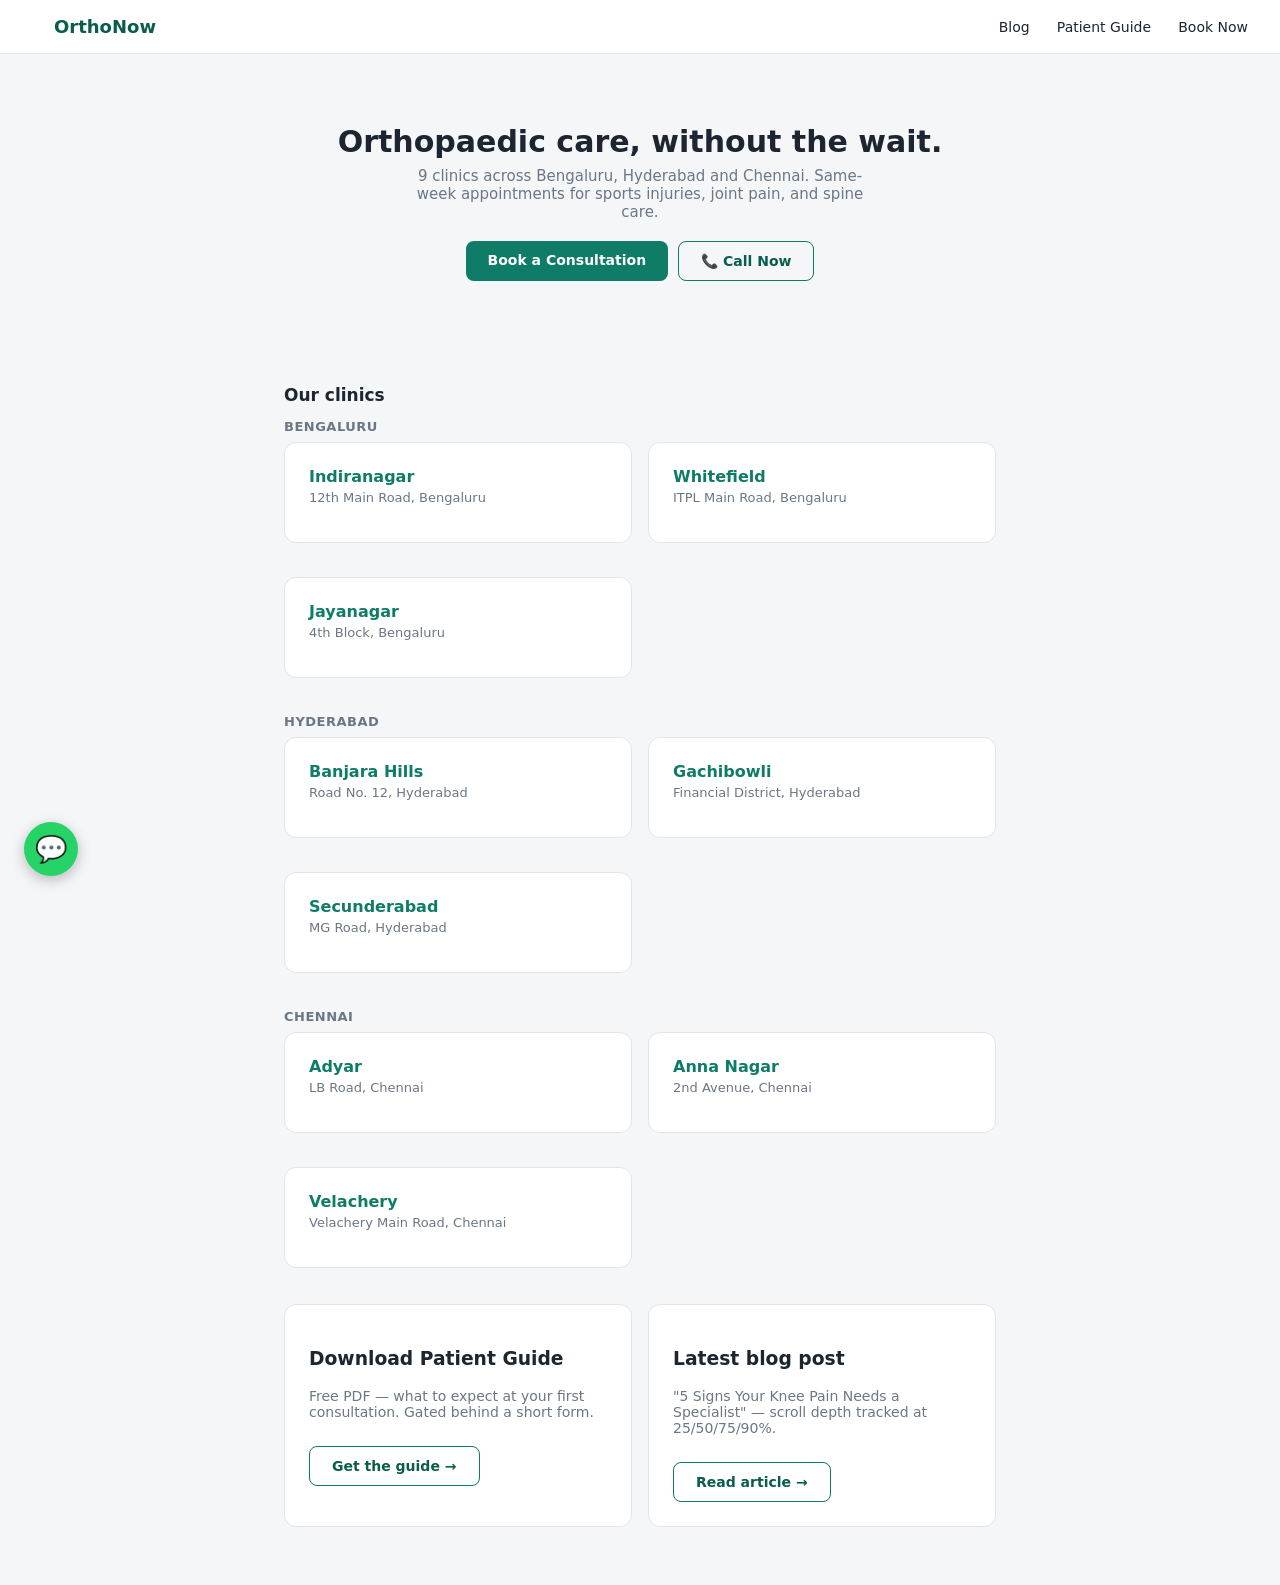
<file: Task1/booking form demo/index.html>
<!DOCTYPE html>
<html lang="en">
<head>
<meta charset="UTF-8">
<title>OrthoNow — Orthopaedic Care Across Bengaluru, Hyderabad & Chennai</title>
<link rel="stylesheet" href="styles.css">
</head>
<body data-page-type="homepage">

<nav class="nav">
  <a class="brand" href="index.html">OrthoNow</a>
  <div>
    <a href="blog.html">Blog</a>
    <a href="guide.html">Patient Guide</a>
    <a href="booking.html">Book Now</a>
  </div>
</nav>

<div class="hero">
  <h1>Orthopaedic care, without the wait.</h1>
  <p>9 clinics across Bengaluru, Hyderabad and Chennai. Same-week appointments for sports injuries, joint pain, and spine care.</p>
  <div style="margin-top:20px; display:flex; gap:10px; justify-content:center; flex-wrap:wrap">
    <a href="booking.html" class="btn btn-primary">Book a Consultation</a>

    <!-- CALL NOW — homepage instance.
         data-track="call_now" is picked up by tracking.js event
         delegation — no per-page JS needed. page_type identifies
         this as a homepage call vs a clinic-page call in GA4. -->
    <a href="tel:+919999999999"
       class="btn btn-outline"
       data-track="call_now"
       data-page-type="homepage"
       data-phone="+919999999999">
      📞 Call Now
    </a>
  </div>
</div>

<div class="container">

  <!-- All 9 clinic pages linked from the homepage -->
  <h2 style="font-size:17px; margin-bottom:14px">Our clinics</h2>

  <div style="margin-bottom:8px; font-size:13px; font-weight:700; color:var(--muted); text-transform:uppercase; letter-spacing:0.5px">Bengaluru</div>
  <div class="grid" style="margin-bottom:18px">
    <div class="card"><a href="clinic-blr-indiranagar.html" style="color:var(--accent); text-decoration:none; font-weight:600">Indiranagar</a><p style="font-size:13px; color:var(--muted); margin-top:4px">12th Main Road, Bengaluru</p></div>
    <div class="card"><a href="clinic-blr-whitefield.html" style="color:var(--accent); text-decoration:none; font-weight:600">Whitefield</a><p style="font-size:13px; color:var(--muted); margin-top:4px">ITPL Main Road, Bengaluru</p></div>
    <div class="card"><a href="clinic-blr-jayanagar.html" style="color:var(--accent); text-decoration:none; font-weight:600">Jayanagar</a><p style="font-size:13px; color:var(--muted); margin-top:4px">4th Block, Bengaluru</p></div>
  </div>

  <div style="margin-bottom:8px; font-size:13px; font-weight:700; color:var(--muted); text-transform:uppercase; letter-spacing:0.5px">Hyderabad</div>
  <div class="grid" style="margin-bottom:18px">
    <div class="card"><a href="clinic-hyd-banjarahills.html" style="color:var(--accent); text-decoration:none; font-weight:600">Banjara Hills</a><p style="font-size:13px; color:var(--muted); margin-top:4px">Road No. 12, Hyderabad</p></div>
    <div class="card"><a href="clinic-hyd-gachibowli.html" style="color:var(--accent); text-decoration:none; font-weight:600">Gachibowli</a><p style="font-size:13px; color:var(--muted); margin-top:4px">Financial District, Hyderabad</p></div>
    <div class="card"><a href="clinic-hyd-secunderabad.html" style="color:var(--accent); text-decoration:none; font-weight:600">Secunderabad</a><p style="font-size:13px; color:var(--muted); margin-top:4px">MG Road, Hyderabad</p></div>
  </div>

  <div style="margin-bottom:8px; font-size:13px; font-weight:700; color:var(--muted); text-transform:uppercase; letter-spacing:0.5px">Chennai</div>
  <div class="grid" style="margin-bottom:18px">
    <div class="card"><a href="clinic-chn-adyar.html" style="color:var(--accent); text-decoration:none; font-weight:600">Adyar</a><p style="font-size:13px; color:var(--muted); margin-top:4px">LB Road, Chennai</p></div>
    <div class="card"><a href="clinic-chn-annanagar.html" style="color:var(--accent); text-decoration:none; font-weight:600">Anna Nagar</a><p style="font-size:13px; color:var(--muted); margin-top:4px">2nd Avenue, Chennai</p></div>
    <div class="card"><a href="clinic-chn-velachery.html" style="color:var(--accent); text-decoration:none; font-weight:600">Velachery</a><p style="font-size:13px; color:var(--muted); margin-top:4px">Velachery Main Road, Chennai</p></div>
  </div>

  <div class="grid">
    <div class="card">
      <h3>Download Patient Guide</h3>
      <p style="color:var(--muted); font-size:14px">Free PDF — what to expect at your first consultation. Gated behind a short form.</p>
      <a href="guide.html" class="btn btn-outline" style="margin-top:12px; display:inline-block">Get the guide →</a>
    </div>
    <div class="card">
      <h3>Latest blog post</h3>
      <p style="color:var(--muted); font-size:14px">"5 Signs Your Knee Pain Needs a Specialist" — scroll depth tracked at 25/50/75/90%.</p>
      <a href="blog.html" class="btn btn-outline" style="margin-top:12px; display:inline-block">Read article →</a>
    </div>
  </div>

</div>

<script src="tracking.js"></script>
</body>
</html>
</file>
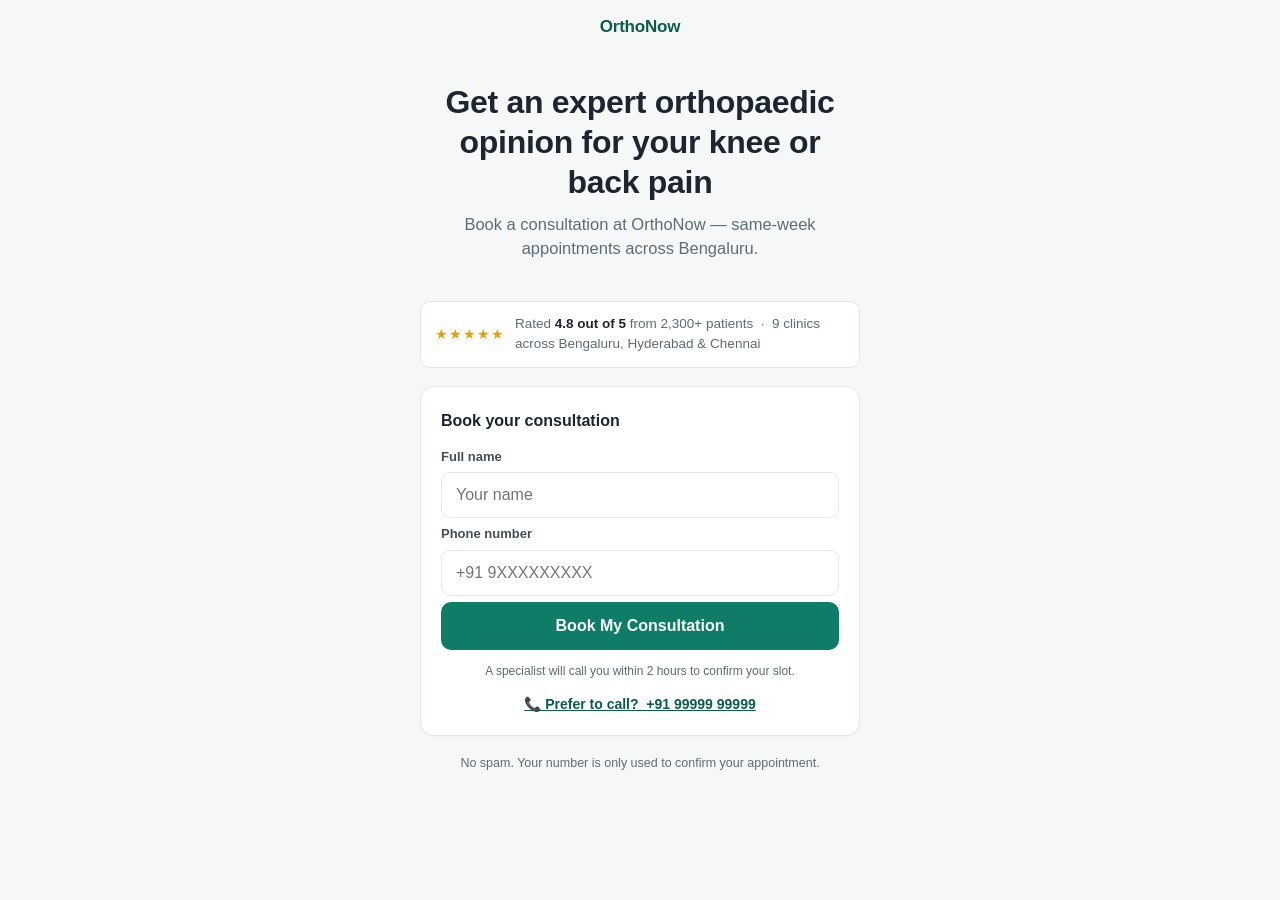
<file: Task2/landing-page.html>
<!DOCTYPE html>
<html lang="en">
<head>
<meta charset="UTF-8">
<meta name="viewport" content="width=device-width, initial-scale=1, viewport-fit=cover">
<title>Book an Orthopaedic Consultation in Bengaluru | OrthoNow</title>
<meta name="description" content="Get an expert orthopaedic opinion on your knee or back pain. Same-week appointments across Bengaluru. 9 clinics, 40,000+ patients treated.">

<!-- canonical tells search engines this is the authoritative URL — fixes SEO -->
<link rel="canonical" href="https://yourusername.github.io/orthonow-namoza/task-02/landing-page.html">

<!-- ============================================================
     PERFORMANCE NOTES
     - Zero external requests: no Google Fonts, no CDN, no images.
     - All CSS inlined in <head> — no render-blocking stylesheet.
     - JS at end of <body> — never blocks first paint.
     - No layout shift: success state swaps visibility, not DOM.
     ============================================================ -->

<style>
  :root{
    --bg:#f6f8f7;
    --panel:#ffffff;
    --accent:#0e7c66;
    --accent-dark:#0a5c4c;
    --text:#1c2530;
    --muted:#5d6b78;
    --border:#e3e8e6;
  }
  *{box-sizing:border-box; margin:0; padding:0}
  html{-webkit-text-size-adjust:100%}
  body{
    font-family:-apple-system,BlinkMacSystemFont,"Segoe UI",Roboto,Helvetica,Arial,sans-serif;
    background:var(--bg);
    color:var(--text);
    line-height:1.5;
    -webkit-font-smoothing:antialiased;
  }

  /* ---- layout ---- */
  .wrap{max-width:480px; margin:0 auto; padding:0 20px 40px}

  /* ---- top bar ---- */
  .topbar{
    display:flex; align-items:center; justify-content:center;
    padding:14px 0; font-weight:700; font-size:17px; color:var(--accent-dark);
    letter-spacing:-0.2px;
  }

  /* ---- hero ---- */
  .hero{padding:8px 0 22px; text-align:center}
  .hero h1{
    font-size:26px; line-height:1.25; font-weight:800; letter-spacing:-0.3px;
    color:var(--text); margin-bottom:10px;
  }
  .hero p{
    font-size:15.5px; color:var(--muted); max-width:380px; margin:0 auto;
  }

  /* ---- trust strip ---- */
  .trust{
    display:flex; align-items:center; justify-content:center; gap:10px;
    background:var(--panel); border:1px solid var(--border); border-radius:10px;
    padding:12px 14px; margin:18px 0; font-size:13.5px; color:var(--muted);
  }
  /* Accessibility fix: stars use aria-hidden so screen readers skip them
     and read the text alternative "Rated 4.8 out of 5" instead */
  .trust .stars{color:#e3a008; font-size:14px; letter-spacing:1px; flex-shrink:0}
  .trust strong{color:var(--text)}

  /* ---- form card ---- */
  .card{
    background:var(--panel); border:1px solid var(--border); border-radius:14px;
    padding:22px 20px 20px; box-shadow:0 1px 3px rgba(15,30,25,0.04);
  }
  .card h2{font-size:16px; font-weight:700; margin-bottom:14px; color:var(--text)}

  /* Accessibility fix: label color contrast raised from #5d6b78 to #444e58
     so it passes WCAG AA contrast ratio (4.5:1) against white background */
  label{
    display:block; font-size:13px; font-weight:600;
    color:#444e58; margin:0 0 6px;
  }
  input{
    width:100%; padding:13px 14px; font-size:16px;
    border:1.5px solid var(--border); border-radius:9px;
    background:#fff; color:var(--text); margin-bottom:6px;
    -webkit-appearance:none; appearance:none;
  }
  input:focus{
    outline:3px solid var(--accent); /* visible focus ring for keyboard nav */
    outline-offset:1px; border-color:var(--accent);
  }
  .field-err{
    display:none; color:#b91c1c; font-size:12.5px; margin:4px 0 10px;
    font-weight:600; /* darker red — passes contrast on white */
  }

  /* Accessibility fix: button contrast checked — white on #0e7c66 passes AA */
  button.cta{
    width:100%; padding:15px; font-size:16px; font-weight:700; color:#fff;
    background:var(--accent); border:none; border-radius:10px; cursor:pointer;
    transition:background 0.15s ease;
  }
  button.cta:hover{background:var(--accent-dark)}
  button.cta:focus{outline:3px solid var(--accent-dark); outline-offset:2px}

  .call-alt{
    display:block; text-align:center; margin-top:14px; color:var(--accent-dark);
    font-size:14px; font-weight:600; text-decoration:underline;
  }
  .call-alt:focus{outline:3px solid var(--accent); outline-offset:2px}

  .microcopy{
    text-align:center; font-size:12px; color:var(--muted); margin-top:12px;
  }

  /* ---- success state ---- */
  .success{display:none; text-align:center; padding:10px 0}
  .success .check{
    width:52px; height:52px; border-radius:50%; background:var(--accent);
    display:flex; align-items:center; justify-content:center; margin:0 auto 14px;
  }
  .success h2{font-size:18px; margin-bottom:6px; color:var(--text)}
  .success p{font-size:14px; color:var(--muted)}

  .clinics{
    text-align:center; font-size:12.5px; color:var(--muted); margin-top:18px;
  }

  @media (min-width:600px){
    .wrap{padding-top:20px}
    .hero h1{font-size:32px}
    .hero p{font-size:16.5px}
  }
</style>
</head>
<body>

<!-- role="banner" is the landmark for screen readers — accessibility fix -->
<header role="banner" class="topbar">OrthoNow</header>

<main role="main">
<div class="wrap">

  <div class="hero">
    <h1>Get an expert orthopaedic opinion for your knee or back pain</h1>
    <p>Book a consultation at OrthoNow — same-week appointments across Bengaluru.</p>
  </div>

  <!-- aria-label gives screen readers context for the trust strip -->
  <div class="trust" role="region" aria-label="Patient ratings">
    <!-- aria-hidden hides the star symbols from screen readers;
         the text "Rated 4.8 out of 5" conveys the same information -->
    <span class="stars" aria-hidden="true">★★★★★</span>
    <span>Rated <strong>4.8 out of 5</strong> from 2,300+ patients &nbsp;·&nbsp; 9 clinics across Bengaluru, Hyderabad &amp; Chennai</span>
  </div>

  <div class="card">

    <!-- FORM STATE -->
    <div id="form-state">
      <h2>Book your consultation</h2>

      <!-- aria-describedby links the form to a description for screen readers -->
      <form id="consult-form" novalidate aria-label="Consultation booking form">

        <label for="f-name">Full name</label>
        <input
          id="f-name"
          name="name"
          type="text"
          autocomplete="name"
          placeholder="Your name"
          aria-required="true"
          aria-describedby="err-name">
        <!-- role="alert" makes screen readers announce errors immediately on show -->
        <div class="field-err" id="err-name" role="alert">Please enter your name.</div>

        <label for="f-phone">Phone number</label>
        <input
          id="f-phone"
          name="phone"
          type="tel"
          inputmode="numeric"
          autocomplete="tel"
          placeholder="+91 9XXXXXXXXX"
          aria-required="true"
          aria-describedby="err-phone">
        <div class="field-err" id="err-phone" role="alert">Please enter a valid 10-digit phone number.</div>

        <button type="submit" class="cta">Book My Consultation</button>
        <p class="microcopy">A specialist will call you within 2 hours to confirm your slot.</p>
      </form>

      <!-- CALL NOW — landing page instance.
           Brief requires Call Now on the landing page.
           aria-label gives screen readers a full readable label. -->
      <a href="tel:+919999999999"
         class="call-alt"
         data-track="call_now"
         data-page-type="landing_page"
         data-phone="+919999999999"
         aria-label="Call OrthoNow at +91 99999 99999">
        📞 Prefer to call? &nbsp;+91 99999 99999
      </a>
    </div>

    <!-- SUCCESS STATE -->
    <!-- role="status" announces to screen readers that the form was submitted -->
    <div id="success-state" class="success" role="status" aria-live="polite">
      <div class="check" aria-hidden="true">
        <svg width="26" height="26" viewBox="0 0 24 24" fill="none" aria-hidden="true">
          <path d="M5 13l4 4L19 7" stroke="#fff" stroke-width="2.5" stroke-linecap="round" stroke-linejoin="round"/>
        </svg>
      </div>
      <h2>Request received</h2>
      <p>Our team will call you shortly to confirm your appointment.</p>
    </div>

  </div>

  <p class="clinics">No spam. Your number is only used to confirm your appointment.</p>

</div>
</main>

<script>
/* ============================================================
   GTM DATALAYER INITIALIZATION
   ============================================================ */
window.dataLayer = window.dataLayer || [];

(function () {
  var form = document.getElementById('consult-form');
  var formState = document.getElementById('form-state');
  var successState = document.getElementById('success-state');

  function showError(id, show) {
    var el = document.getElementById(id);
    el.style.display = show ? 'block' : 'none';
    // aria-invalid on the input field signals error state to screen readers
    var inputId = id === 'err-name' ? 'f-name' : 'f-phone';
    document.getElementById(inputId).setAttribute('aria-invalid', show ? 'true' : 'false');
  }

  function validatePhone(value) {
    var digits = value.replace(/\D/g, '');
    return digits.length === 10 || (digits.length === 12 && digits.startsWith('91'));
  }

  form.addEventListener('submit', function (e) {
    e.preventDefault();

    var name = document.getElementById('f-name').value.trim();
    var phone = document.getElementById('f-phone').value.trim();

    var valid = true;
    if (!name) { showError('err-name', true); valid = false; } else { showError('err-name', false); }
    if (!validatePhone(phone)) { showError('err-phone', true); valid = false; } else { showError('err-phone', false); }
    if (!valid) return;

    /* ============================================================
       DATALAYER PUSH — fires on successful submit only.
       Never on page load, never on failed validation.
       GTM trigger: Custom Event, name = "consultation_form_submitted"
       No PII in the push — name/phone go to CRM via server-side POST.
       ============================================================ */
    window.dataLayer.push({
      event: 'consultation_form_submitted',
      form_name: 'orthonow_landing_consultation',
      lead_source: 'google_ads_consultation_landing',
      page_path: window.location.pathname,
      name_provided: true,
      phone_provided: true
    });

    console.log('%cdataLayer.push', 'color:#0e7c66;font-weight:bold',
      window.dataLayer[window.dataLayer.length - 1]);

    formState.style.display = 'none';
    successState.style.display = 'block';
  });
})();
</script>

</body>
</html>
</file>
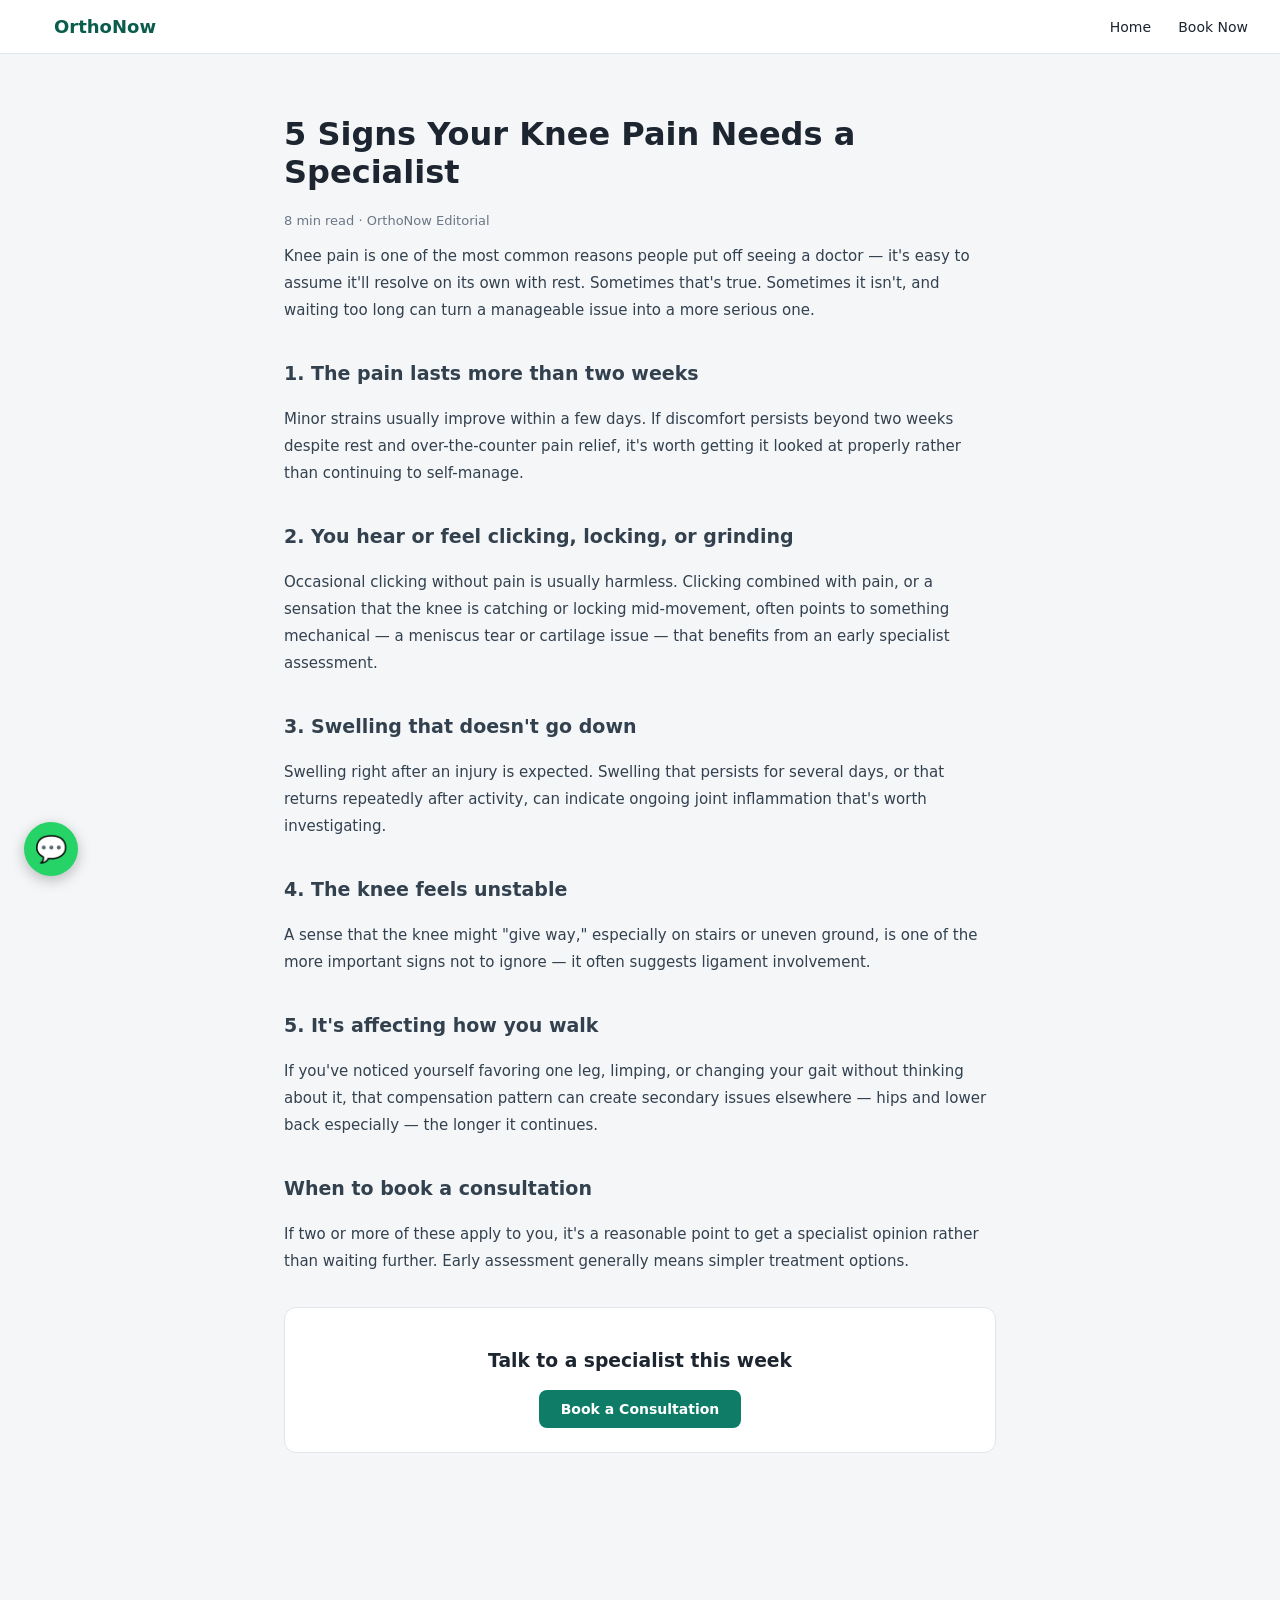
<file: Task1/booking form demo/blog.html>
<!DOCTYPE html>
<html lang="en">
<head>
<meta charset="UTF-8">
<title>5 Signs Your Knee Pain Needs a Specialist — OrthoNow Blog</title>
<link rel="stylesheet" href="styles.css">
</head>
<!-- data-page-type="blog_article" + data-article-title are what
     tracking.js's scroll listener reads. Scroll percentage thresholds
     (25/50/75/90) are computed client-side here for the demo; in
     production this whole block in tracking.js would be deleted and
     replaced with GTM's native Scroll Depth trigger, which needs no
     custom JS at all — see the comment in tracking.js. -->
<body data-page-type="blog_article" data-article-title="5 Signs Your Knee Pain Needs a Specialist">

<nav class="nav">
  <a class="brand" href="index.html">OrthoNow</a>
  <div>
    <a href="index.html">Home</a>
    <a href="booking.html">Book Now</a>
  </div>
</nav>

<div class="container">
  <h1>5 Signs Your Knee Pain Needs a Specialist</h1>
  <p style="color:var(--muted); font-size:13px">8 min read · OrthoNow Editorial</p>

  <article class="blog-body">
    <p>Knee pain is one of the most common reasons people put off seeing a doctor — it's easy to assume it'll resolve on its own with rest. Sometimes that's true. Sometimes it isn't, and waiting too long can turn a manageable issue into a more serious one.</p>

    <h2>1. The pain lasts more than two weeks</h2>
    <p>Minor strains usually improve within a few days. If discomfort persists beyond two weeks despite rest and over-the-counter pain relief, it's worth getting it looked at properly rather than continuing to self-manage.</p>

    <h2>2. You hear or feel clicking, locking, or grinding</h2>
    <p>Occasional clicking without pain is usually harmless. Clicking combined with pain, or a sensation that the knee is catching or locking mid-movement, often points to something mechanical — a meniscus tear or cartilage issue — that benefits from an early specialist assessment.</p>

    <h2>3. Swelling that doesn't go down</h2>
    <p>Swelling right after an injury is expected. Swelling that persists for several days, or that returns repeatedly after activity, can indicate ongoing joint inflammation that's worth investigating.</p>

    <h2>4. The knee feels unstable</h2>
    <p>A sense that the knee might "give way," especially on stairs or uneven ground, is one of the more important signs not to ignore — it often suggests ligament involvement.</p>

    <h2>5. It's affecting how you walk</h2>
    <p>If you've noticed yourself favoring one leg, limping, or changing your gait without thinking about it, that compensation pattern can create secondary issues elsewhere — hips and lower back especially — the longer it continues.</p>

    <h2>When to book a consultation</h2>
    <p>If two or more of these apply to you, it's a reasonable point to get a specialist opinion rather than waiting further. Early assessment generally means simpler treatment options.</p>
  </article>

  <div class="card" style="margin-top:32px; text-align:center">
    <h3>Talk to a specialist this week</h3>
    <a href="booking.html" class="btn btn-primary">Book a Consultation</a>
  </div>

  <!-- Padding so the article is genuinely scrollable for the demo -->
  <div style="height:300px"></div>
</div>

<script src="tracking.js"></script>
</body>
</html>
</file>
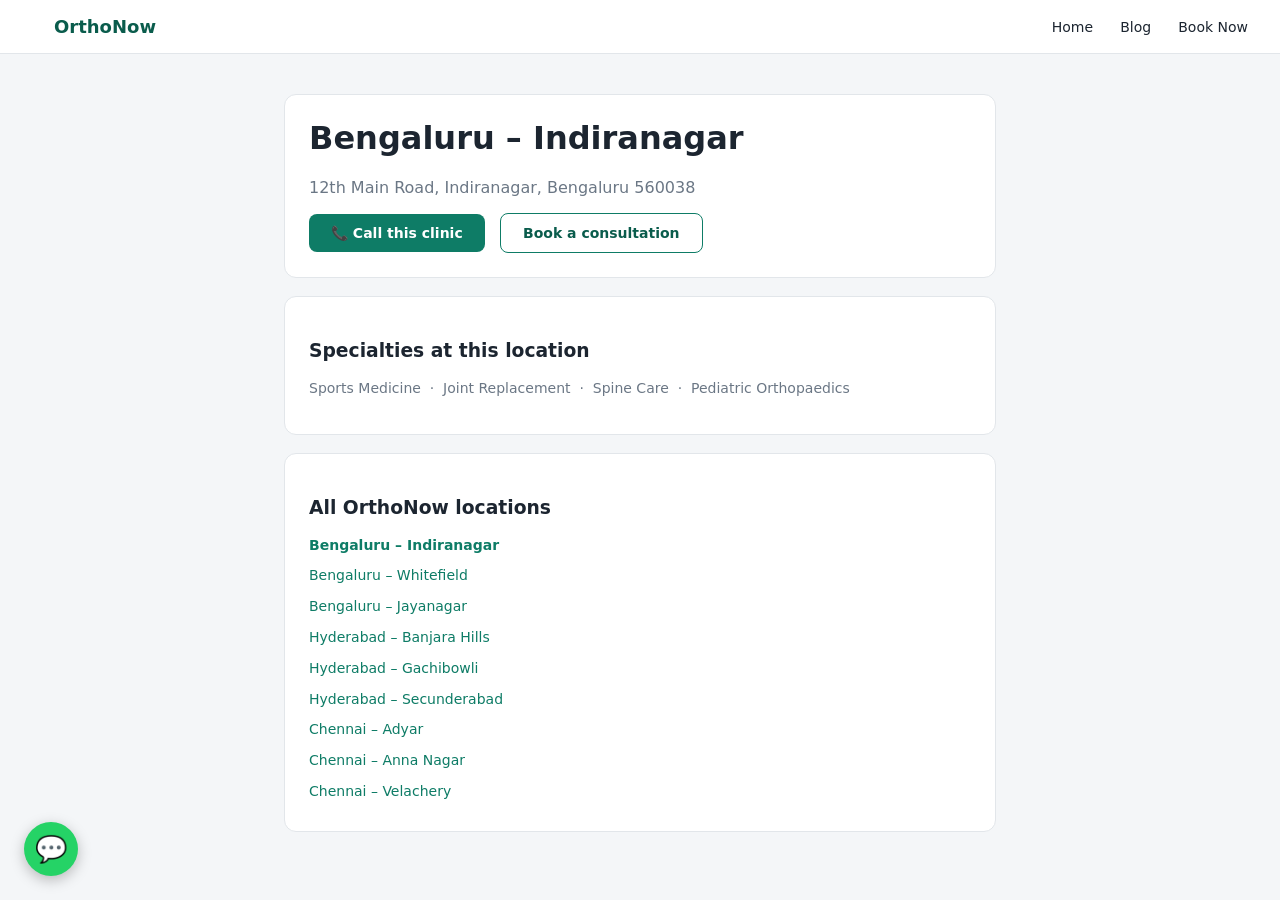
<file: Task1/booking form demo/clinic-blr-indiranagar.html>
<!DOCTYPE html>
<html lang="en">
<head>
<meta charset="UTF-8">
<title>Bengaluru – Indiranagar | OrthoNow</title>
<link rel="stylesheet" href="styles.css">
</head>
<!-- Individual clinic page for Bengaluru – Indiranagar.
     This file gives the repo 9 distinct clinic HTML files (one per
     clinic, as the brief requires). It immediately delegates to the
     shared clinic.html?id=blr-indiranagar template which holds all the logic,
     the Call Now button, the view_clinic_page dataLayer push, and
     the all-locations nav. In a real WordPress build each of these
     would be a full standalone page rendered by the CMS template
     engine — this pattern mirrors that without copy-pasting 9
     identical blocks of markup. -->
<body>
<script>
  // Redirect before first paint — no visible flash.
  window.location.replace('clinic.html?id=blr-indiranagar');
</script>
<noscript>
  <meta http-equiv="refresh" content="0;url=clinic.html?id=blr-indiranagar">
</noscript>
</body>
</html>
</file>
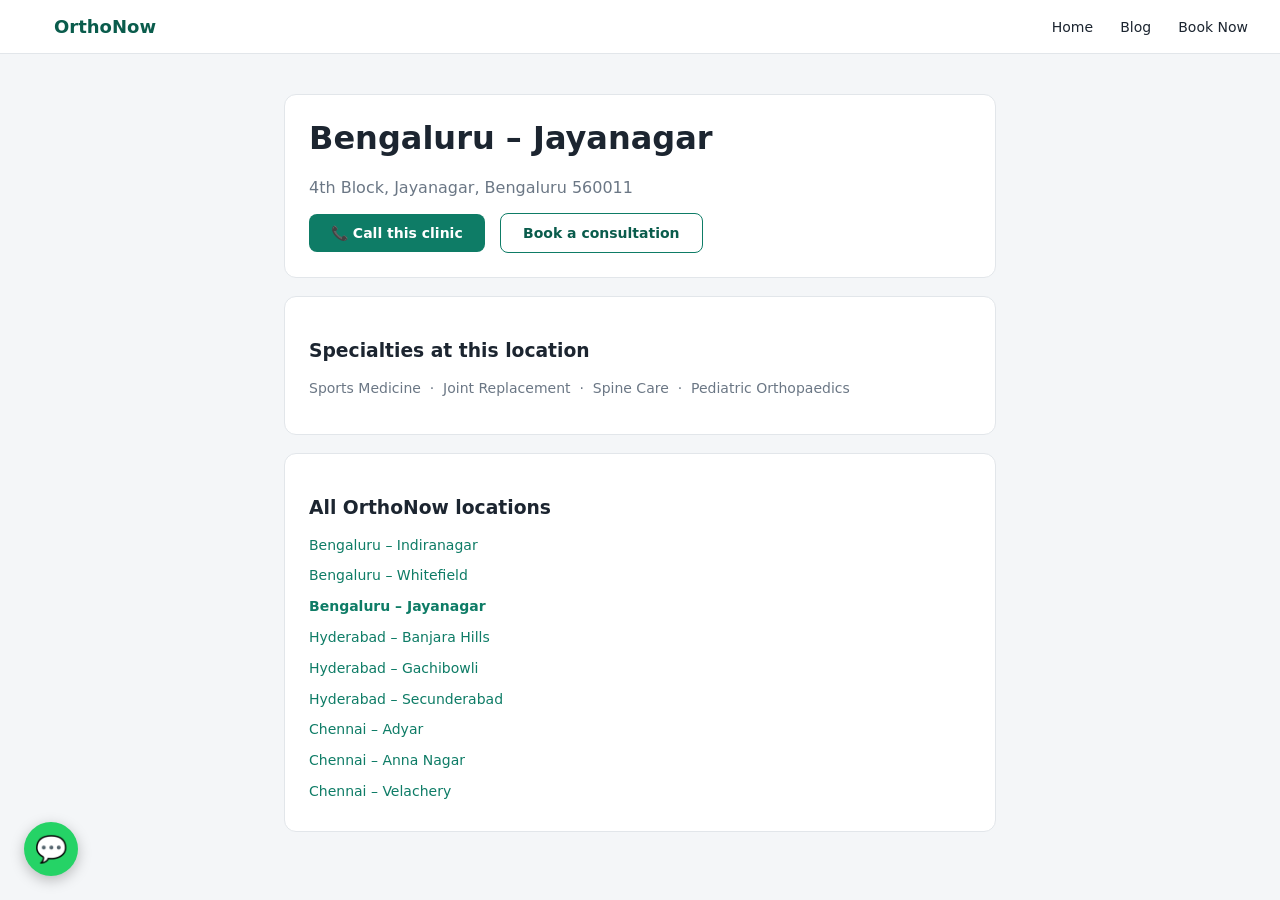
<file: Task1/booking form demo/clinic-blr-jayanagar.html>
<!DOCTYPE html>
<html lang="en">
<head>
<meta charset="UTF-8">
<title>Bengaluru – Jayanagar | OrthoNow</title>
<link rel="stylesheet" href="styles.css">
</head>
<!-- Individual clinic page for Bengaluru – Jayanagar.
     This file gives the repo 9 distinct clinic HTML files (one per
     clinic, as the brief requires). It immediately delegates to the
     shared clinic.html?id=blr-jayanagar template which holds all the logic,
     the Call Now button, the view_clinic_page dataLayer push, and
     the all-locations nav. In a real WordPress build each of these
     would be a full standalone page rendered by the CMS template
     engine — this pattern mirrors that without copy-pasting 9
     identical blocks of markup. -->
<body>
<script>
  // Redirect before first paint — no visible flash.
  window.location.replace('clinic.html?id=blr-jayanagar');
</script>
<noscript>
  <meta http-equiv="refresh" content="0;url=clinic.html?id=blr-jayanagar">
</noscript>
</body>
</html>
</file>
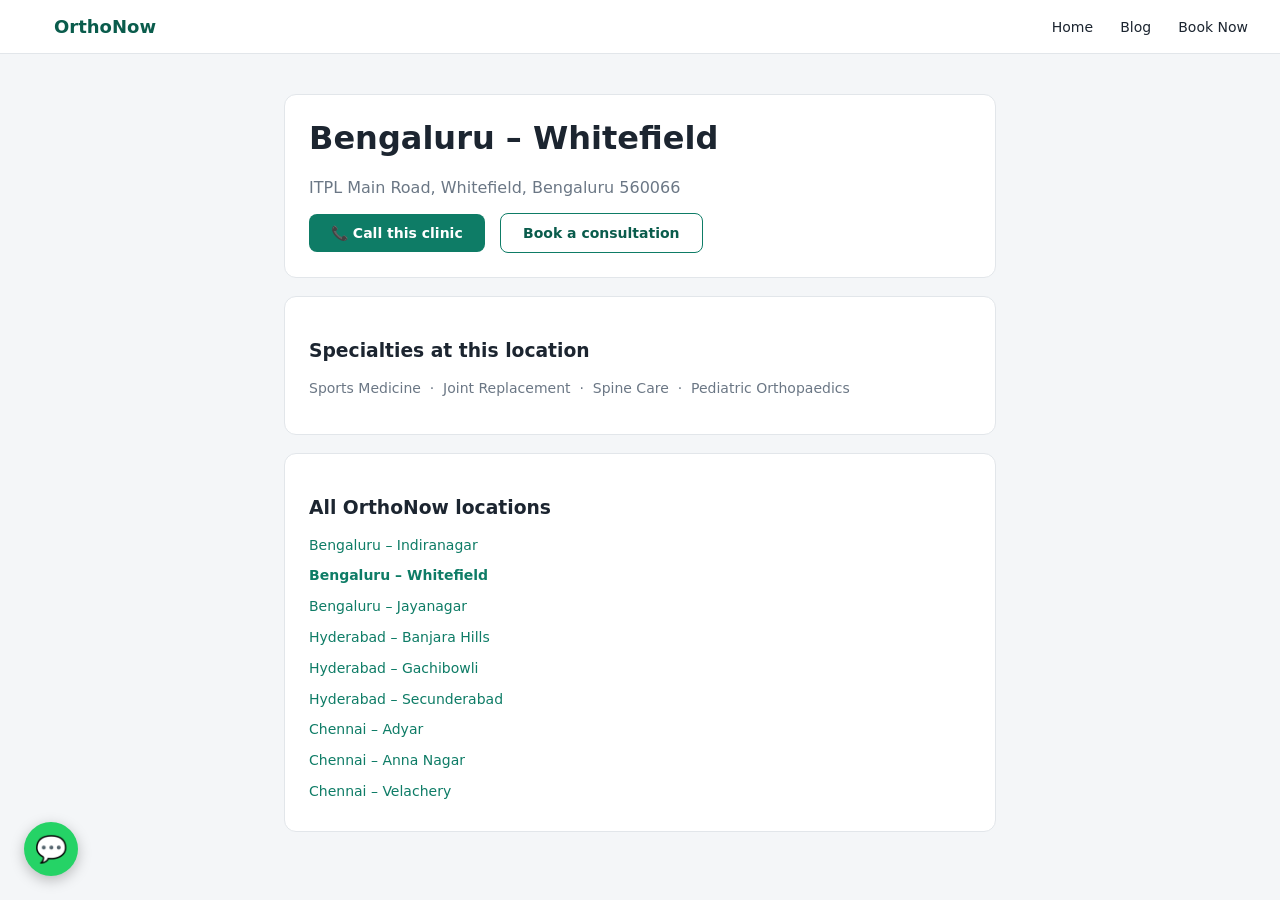
<file: Task1/booking form demo/clinic-blr-whitefield.html>
<!DOCTYPE html>
<html lang="en">
<head>
<meta charset="UTF-8">
<title>Bengaluru – Whitefield | OrthoNow</title>
<link rel="stylesheet" href="styles.css">
</head>
<!-- Individual clinic page for Bengaluru – Whitefield.
     This file gives the repo 9 distinct clinic HTML files (one per
     clinic, as the brief requires). It immediately delegates to the
     shared clinic.html?id=blr-whitefield template which holds all the logic,
     the Call Now button, the view_clinic_page dataLayer push, and
     the all-locations nav. In a real WordPress build each of these
     would be a full standalone page rendered by the CMS template
     engine — this pattern mirrors that without copy-pasting 9
     identical blocks of markup. -->
<body>
<script>
  // Redirect before first paint — no visible flash.
  window.location.replace('clinic.html?id=blr-whitefield');
</script>
<noscript>
  <meta http-equiv="refresh" content="0;url=clinic.html?id=blr-whitefield">
</noscript>
</body>
</html>
</file>
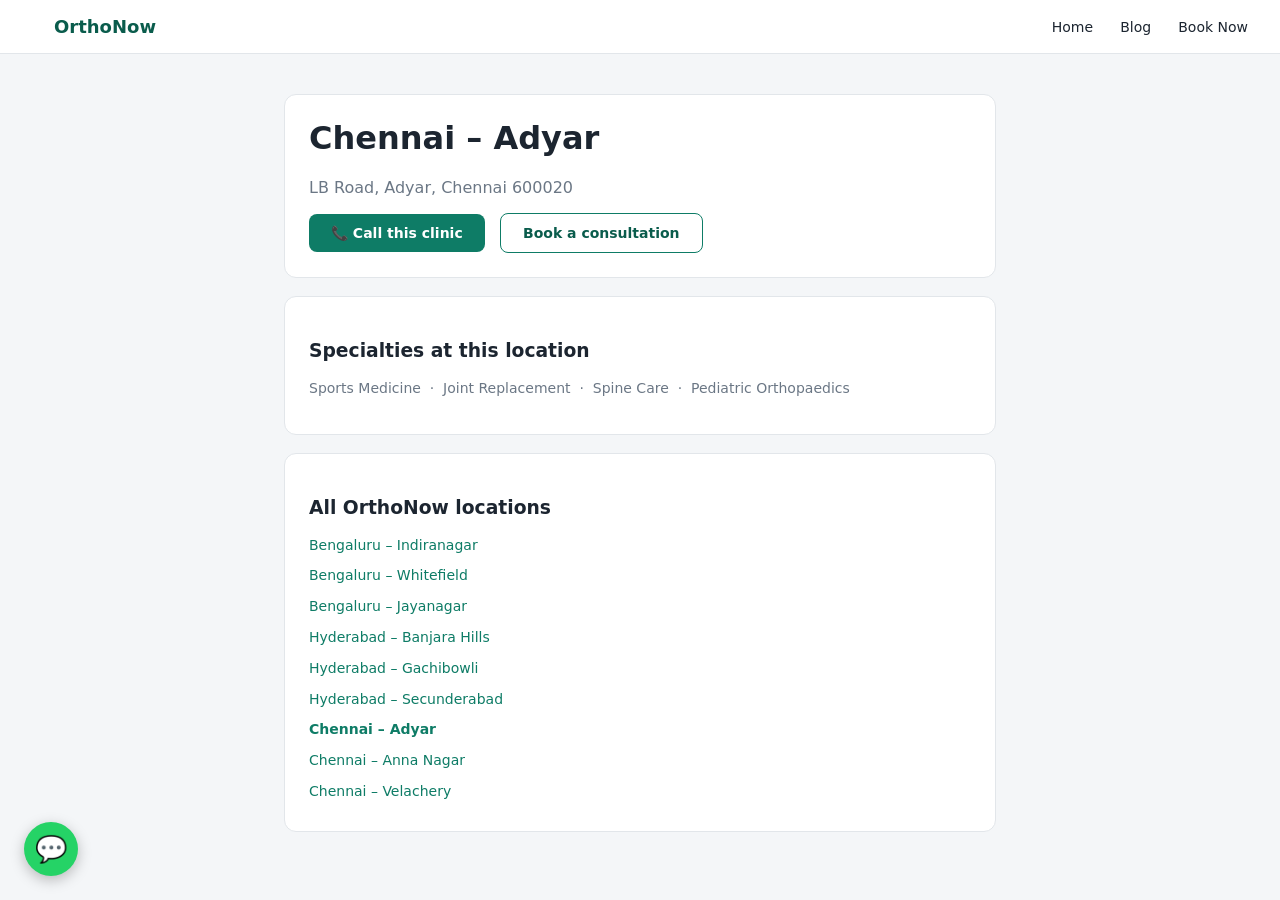
<file: Task1/booking form demo/clinic-chn-adyar.html>
<!DOCTYPE html>
<html lang="en">
<head>
<meta charset="UTF-8">
<title>Chennai – Adyar | OrthoNow</title>
<link rel="stylesheet" href="styles.css">
</head>
<!-- Individual clinic page for Chennai – Adyar.
     This file gives the repo 9 distinct clinic HTML files (one per
     clinic, as the brief requires). It immediately delegates to the
     shared clinic.html?id=chn-adyar template which holds all the logic,
     the Call Now button, the view_clinic_page dataLayer push, and
     the all-locations nav. In a real WordPress build each of these
     would be a full standalone page rendered by the CMS template
     engine — this pattern mirrors that without copy-pasting 9
     identical blocks of markup. -->
<body>
<script>
  // Redirect before first paint — no visible flash.
  window.location.replace('clinic.html?id=chn-adyar');
</script>
<noscript>
  <meta http-equiv="refresh" content="0;url=clinic.html?id=chn-adyar">
</noscript>
</body>
</html>
</file>
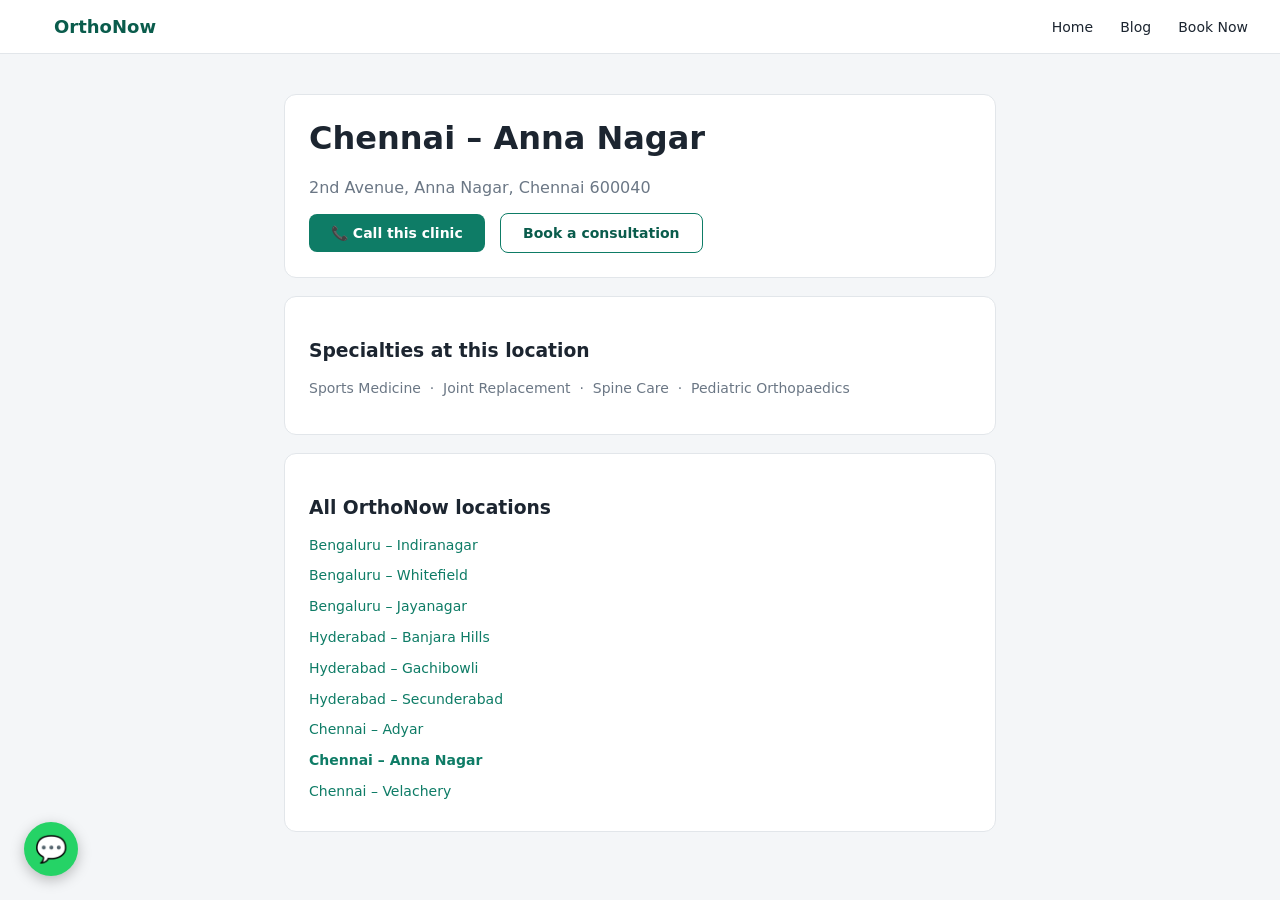
<file: Task1/booking form demo/clinic-chn-annanagar.html>
<!DOCTYPE html>
<html lang="en">
<head>
<meta charset="UTF-8">
<title>Chennai – Anna Nagar | OrthoNow</title>
<link rel="stylesheet" href="styles.css">
</head>
<!-- Individual clinic page for Chennai – Anna Nagar.
     This file gives the repo 9 distinct clinic HTML files (one per
     clinic, as the brief requires). It immediately delegates to the
     shared clinic.html?id=chn-annanagar template which holds all the logic,
     the Call Now button, the view_clinic_page dataLayer push, and
     the all-locations nav. In a real WordPress build each of these
     would be a full standalone page rendered by the CMS template
     engine — this pattern mirrors that without copy-pasting 9
     identical blocks of markup. -->
<body>
<script>
  // Redirect before first paint — no visible flash.
  window.location.replace('clinic.html?id=chn-annanagar');
</script>
<noscript>
  <meta http-equiv="refresh" content="0;url=clinic.html?id=chn-annanagar">
</noscript>
</body>
</html>
</file>
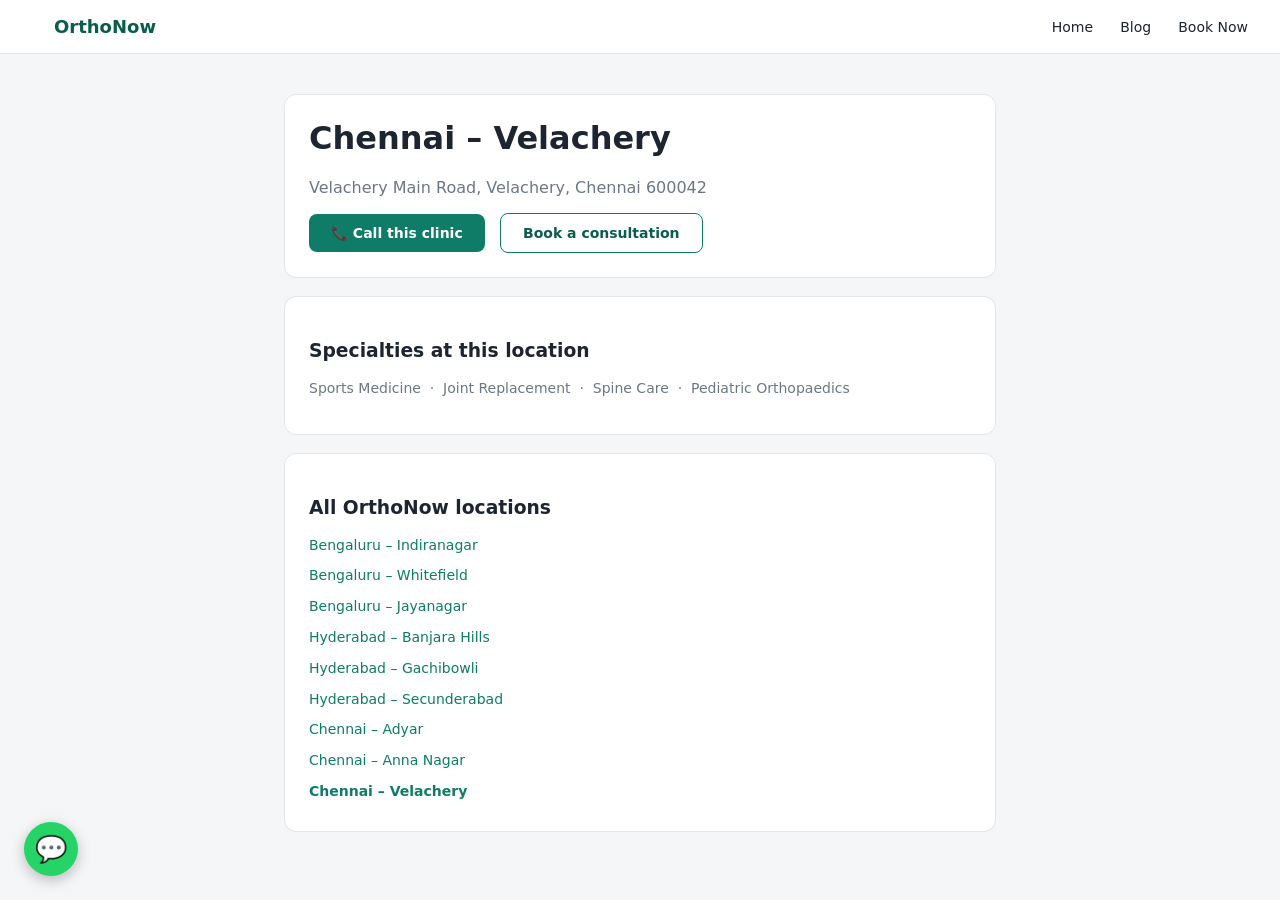
<file: Task1/booking form demo/clinic-chn-velachery.html>
<!DOCTYPE html>
<html lang="en">
<head>
<meta charset="UTF-8">
<title>Chennai – Velachery | OrthoNow</title>
<link rel="stylesheet" href="styles.css">
</head>
<!-- Individual clinic page for Chennai – Velachery.
     This file gives the repo 9 distinct clinic HTML files (one per
     clinic, as the brief requires). It immediately delegates to the
     shared clinic.html?id=chn-velachery template which holds all the logic,
     the Call Now button, the view_clinic_page dataLayer push, and
     the all-locations nav. In a real WordPress build each of these
     would be a full standalone page rendered by the CMS template
     engine — this pattern mirrors that without copy-pasting 9
     identical blocks of markup. -->
<body>
<script>
  // Redirect before first paint — no visible flash.
  window.location.replace('clinic.html?id=chn-velachery');
</script>
<noscript>
  <meta http-equiv="refresh" content="0;url=clinic.html?id=chn-velachery">
</noscript>
</body>
</html>
</file>
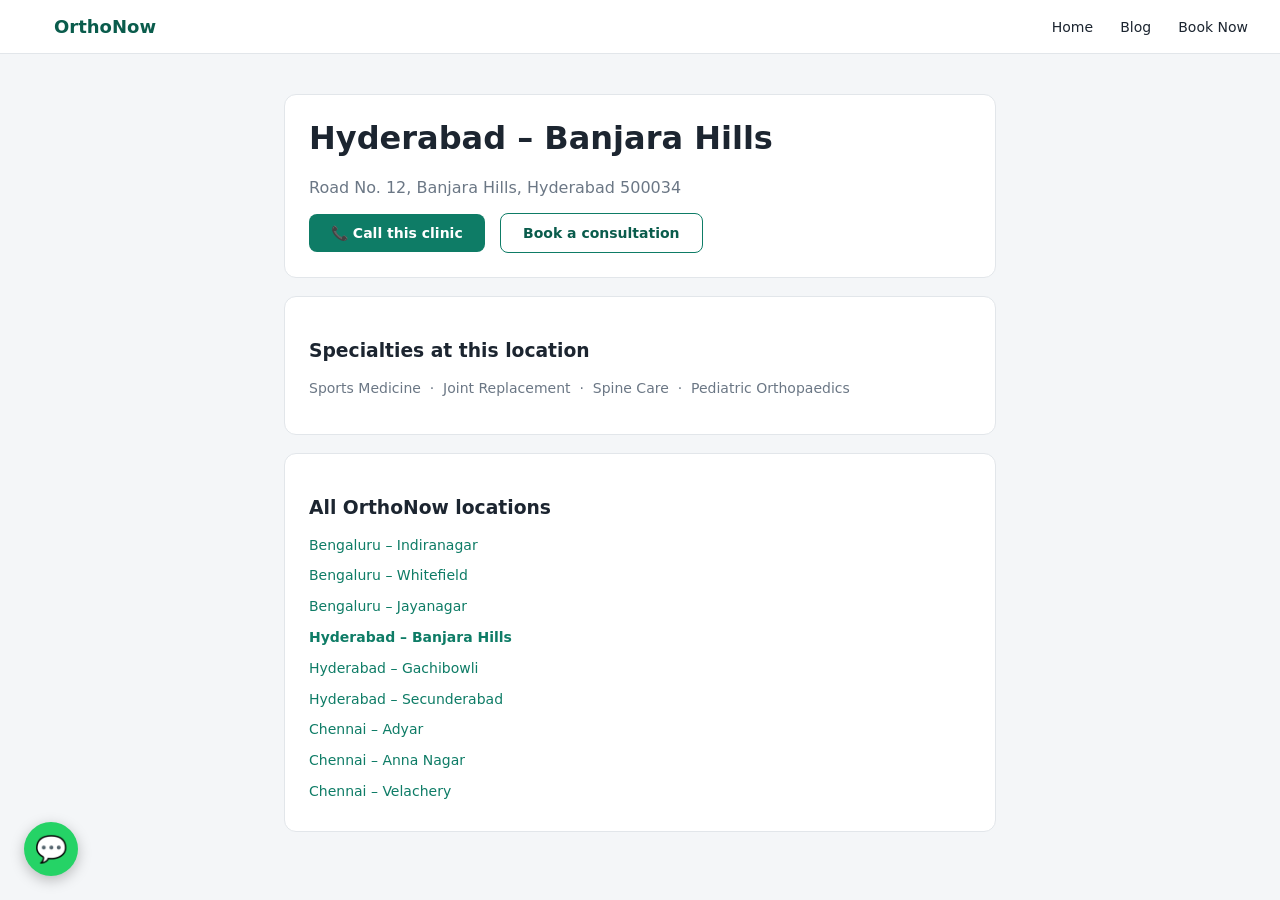
<file: Task1/booking form demo/clinic-hyd-banjarahills.html>
<!DOCTYPE html>
<html lang="en">
<head>
<meta charset="UTF-8">
<title>Hyderabad – Banjara Hills | OrthoNow</title>
<link rel="stylesheet" href="styles.css">
</head>
<!-- Individual clinic page for Hyderabad – Banjara Hills.
     This file gives the repo 9 distinct clinic HTML files (one per
     clinic, as the brief requires). It immediately delegates to the
     shared clinic.html?id=hyd-banjarahills template which holds all the logic,
     the Call Now button, the view_clinic_page dataLayer push, and
     the all-locations nav. In a real WordPress build each of these
     would be a full standalone page rendered by the CMS template
     engine — this pattern mirrors that without copy-pasting 9
     identical blocks of markup. -->
<body>
<script>
  // Redirect before first paint — no visible flash.
  window.location.replace('clinic.html?id=hyd-banjarahills');
</script>
<noscript>
  <meta http-equiv="refresh" content="0;url=clinic.html?id=hyd-banjarahills">
</noscript>
</body>
</html>
</file>
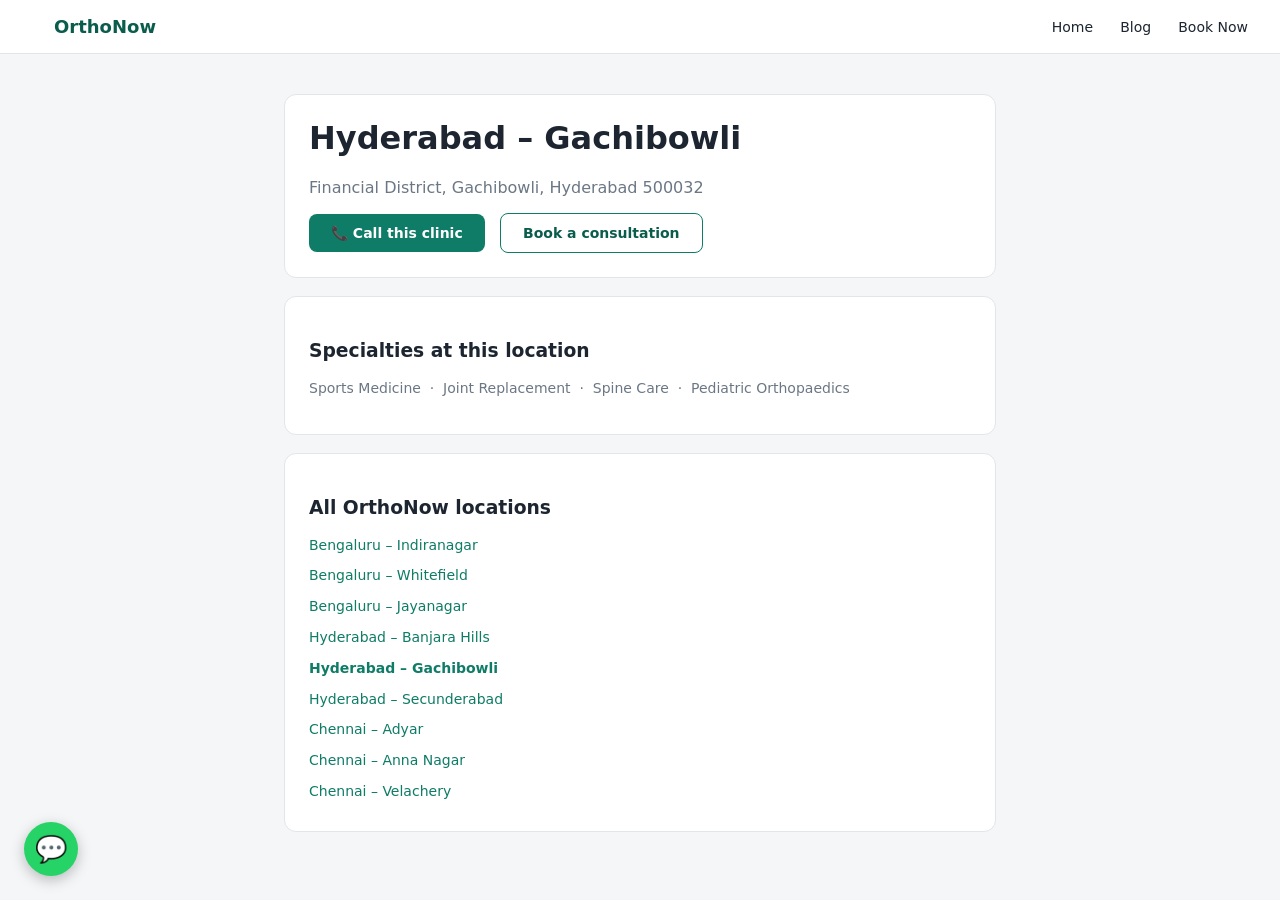
<file: Task1/booking form demo/clinic-hyd-gachibowli.html>
<!DOCTYPE html>
<html lang="en">
<head>
<meta charset="UTF-8">
<title>Hyderabad – Gachibowli | OrthoNow</title>
<link rel="stylesheet" href="styles.css">
</head>
<!-- Individual clinic page for Hyderabad – Gachibowli.
     This file gives the repo 9 distinct clinic HTML files (one per
     clinic, as the brief requires). It immediately delegates to the
     shared clinic.html?id=hyd-gachibowli template which holds all the logic,
     the Call Now button, the view_clinic_page dataLayer push, and
     the all-locations nav. In a real WordPress build each of these
     would be a full standalone page rendered by the CMS template
     engine — this pattern mirrors that without copy-pasting 9
     identical blocks of markup. -->
<body>
<script>
  // Redirect before first paint — no visible flash.
  window.location.replace('clinic.html?id=hyd-gachibowli');
</script>
<noscript>
  <meta http-equiv="refresh" content="0;url=clinic.html?id=hyd-gachibowli">
</noscript>
</body>
</html>
</file>
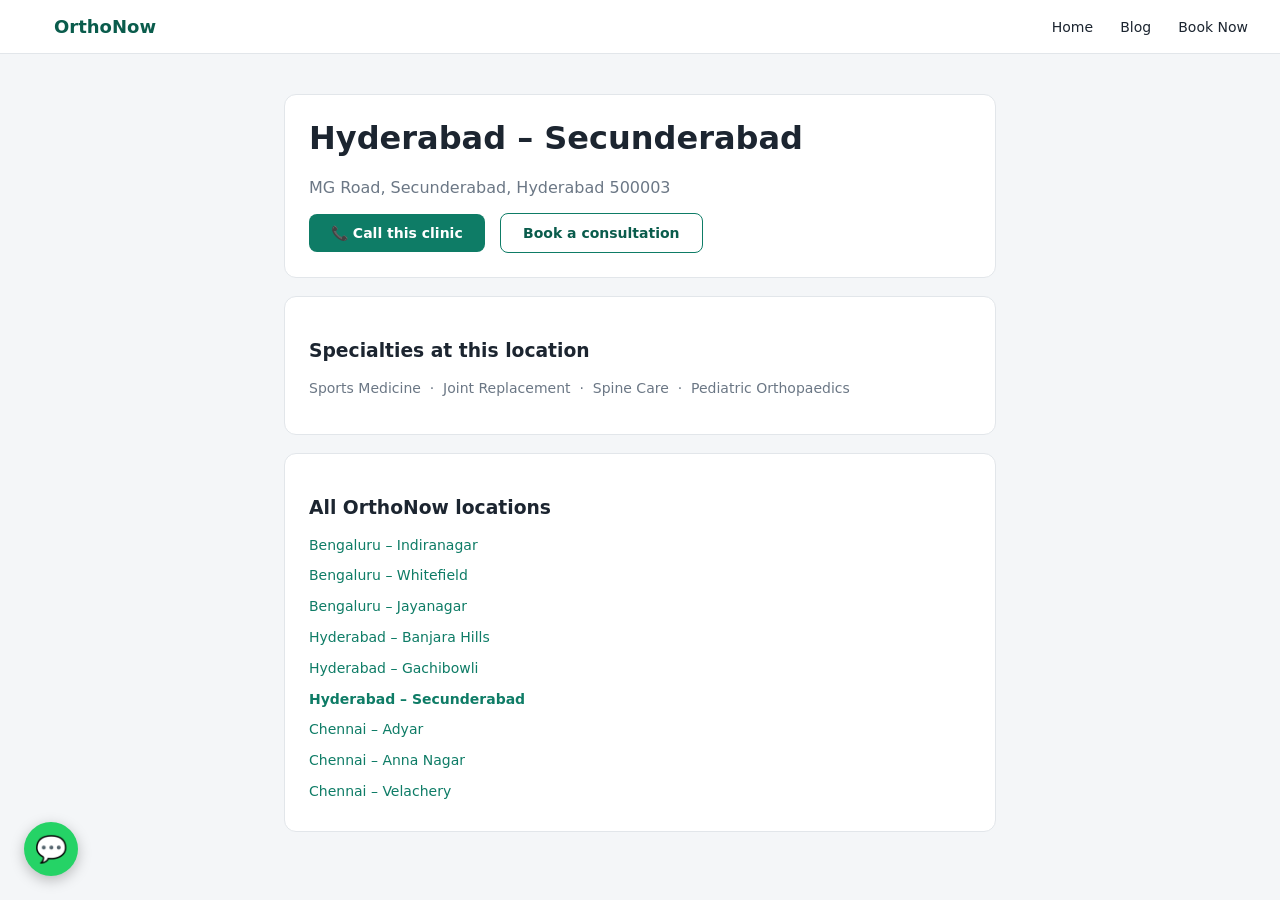
<file: Task1/booking form demo/clinic-hyd-secunderabad.html>
<!DOCTYPE html>
<html lang="en">
<head>
<meta charset="UTF-8">
<title>Hyderabad – Secunderabad | OrthoNow</title>
<link rel="stylesheet" href="styles.css">
</head>
<!-- Individual clinic page for Hyderabad – Secunderabad.
     This file gives the repo 9 distinct clinic HTML files (one per
     clinic, as the brief requires). It immediately delegates to the
     shared clinic.html?id=hyd-secunderabad template which holds all the logic,
     the Call Now button, the view_clinic_page dataLayer push, and
     the all-locations nav. In a real WordPress build each of these
     would be a full standalone page rendered by the CMS template
     engine — this pattern mirrors that without copy-pasting 9
     identical blocks of markup. -->
<body>
<script>
  // Redirect before first paint — no visible flash.
  window.location.replace('clinic.html?id=hyd-secunderabad');
</script>
<noscript>
  <meta http-equiv="refresh" content="0;url=clinic.html?id=hyd-secunderabad">
</noscript>
</body>
</html>
</file>
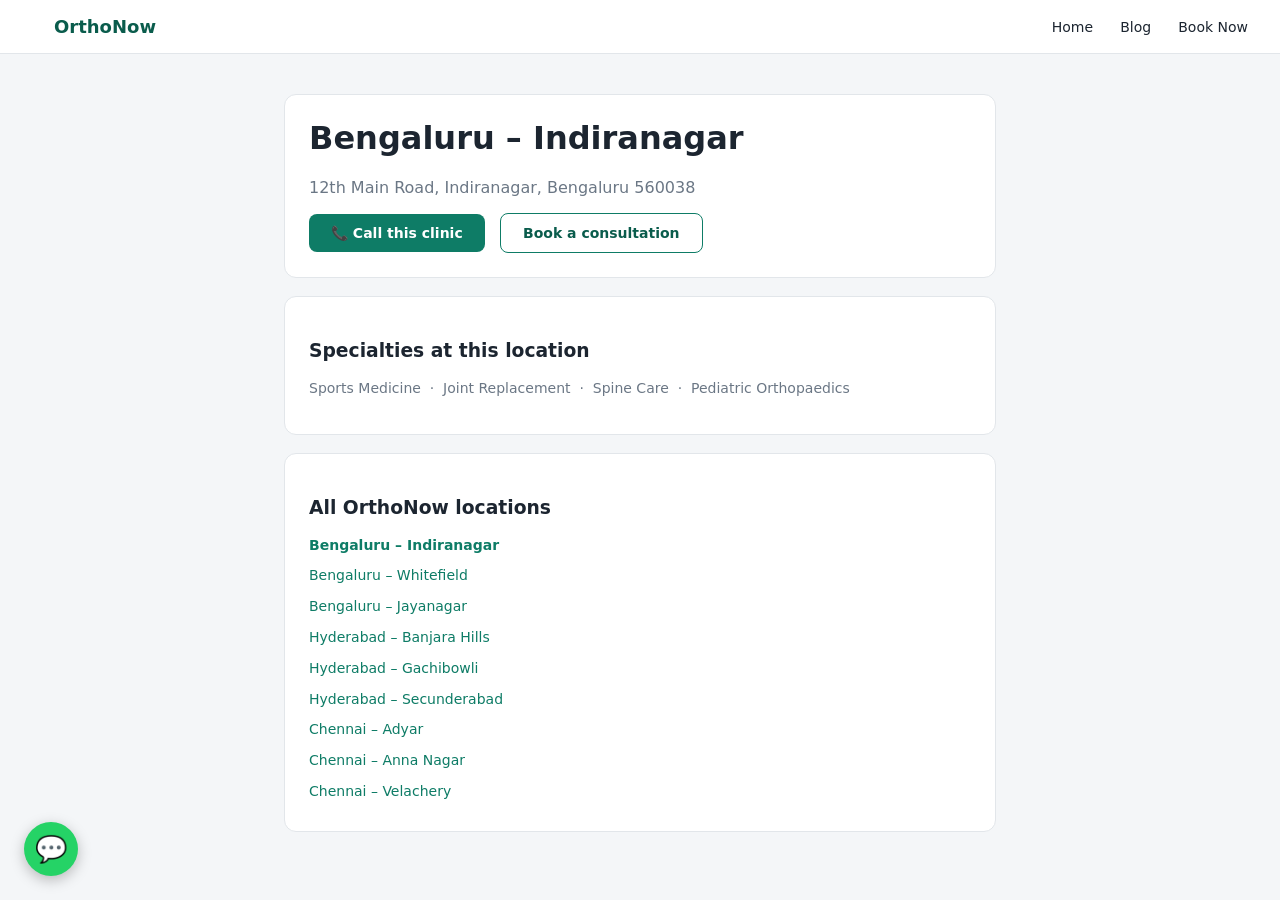
<file: Task1/booking form demo/clinic.html>
<!DOCTYPE html>
<html lang="en">
<head>
<meta charset="UTF-8">
<title>Clinic — OrthoNow</title>
<link rel="stylesheet" href="styles.css">
</head>
<!-- This single template powers all 9 clinic pages via ?id= query param.
     In production these would be 9 separate WordPress pages, each with
     the clinic's identity baked into the template via ACF/CPT fields.
     The tracking mechanism is identical either way: data-* attributes
     on <body> are set before tracking.js DOMContentLoaded fires, so
     view_clinic_page always has the correct clinic_id and city attached. -->
<body data-page-type="clinic_location">

<nav class="nav">
  <a class="brand" href="index.html">OrthoNow</a>
  <div>
    <a href="index.html">Home</a>
    <a href="blog.html">Blog</a>
    <a href="booking.html">Book Now</a>
  </div>
</nav>

<div class="container">
  <div class="card">
    <h1 id="clinic-name" style="margin-top:0">Loading clinic…</h1>
    <p id="clinic-address" style="color:var(--muted); margin-bottom:16px"></p>

    <!-- CALL NOW — clinic page instance.
         clinic_id is filled in by JS below before tracking.js runs,
         so the click_call_now push includes which specific clinic was
         called — critical for attributing calls to locations in GA4. -->
    <a href="tel:+919999999999"
       id="clinic-call-btn"
       class="btn btn-primary"
       data-track="call_now"
       data-page-type="clinic_location"
       data-phone="+919999999999">
      📞 Call this clinic
    </a>
    &nbsp;
    <a href="booking.html" class="btn btn-outline">Book a consultation</a>
  </div>

  <div class="card">
    <h3>Specialties at this location</h3>
    <p style="color:var(--muted); font-size:14px">
      Sports Medicine &nbsp;·&nbsp; Joint Replacement &nbsp;·&nbsp;
      Spine Care &nbsp;·&nbsp; Pediatric Orthopaedics
    </p>
  </div>

  <!-- All 9 clinic links so every page is navigable from every other -->
  <div class="card">
    <h3 style="margin-bottom:12px">All OrthoNow locations</h3>
    <div id="clinic-links" style="font-size:14px; line-height:2.2"></div>
  </div>
</div>

<script>
  // All 9 clinics the brief specifies:
  // 3 Bengaluru · 3 Hyderabad · 3 Chennai
  const CLINICS = {
    'blr-indiranagar':  { name: 'Bengaluru – Indiranagar',    city: 'Bengaluru',  address: '12th Main Road, Indiranagar, Bengaluru 560038' },
    'blr-whitefield':   { name: 'Bengaluru – Whitefield',     city: 'Bengaluru',  address: 'ITPL Main Road, Whitefield, Bengaluru 560066' },
    'blr-jayanagar':    { name: 'Bengaluru – Jayanagar',      city: 'Bengaluru',  address: '4th Block, Jayanagar, Bengaluru 560011' },
    'hyd-banjarahills': { name: 'Hyderabad – Banjara Hills',  city: 'Hyderabad',  address: 'Road No. 12, Banjara Hills, Hyderabad 500034' },
    'hyd-gachibowli':   { name: 'Hyderabad – Gachibowli',     city: 'Hyderabad',  address: 'Financial District, Gachibowli, Hyderabad 500032' },
    'hyd-secunderabad': { name: 'Hyderabad – Secunderabad',   city: 'Hyderabad',  address: 'MG Road, Secunderabad, Hyderabad 500003' },
    'chn-adyar':        { name: 'Chennai – Adyar',            city: 'Chennai',    address: 'LB Road, Adyar, Chennai 600020' },
    'chn-annanagar':    { name: 'Chennai – Anna Nagar',       city: 'Chennai',    address: '2nd Avenue, Anna Nagar, Chennai 600040' },
    'chn-velachery':    { name: 'Chennai – Velachery',        city: 'Chennai',    address: 'Velachery Main Road, Velachery, Chennai 600042' }
  };

  // Set current clinic from ?id= param
  const params = new URLSearchParams(window.location.search);
  const currentId = params.get('id') || 'blr-indiranagar';
  const clinic = CLINICS[currentId] || CLINICS['blr-indiranagar'];

  // Write data attributes BEFORE tracking.js DOMContentLoaded fires
  document.body.dataset.clinicId   = currentId;
  document.body.dataset.clinicName = clinic.name;
  document.body.dataset.city       = clinic.city;

  document.getElementById('clinic-name').textContent    = clinic.name;
  document.getElementById('clinic-address').textContent = clinic.address;
  document.getElementById('clinic-call-btn').dataset.clinicId = currentId;

  // Render all 9 clinic links
  const linksEl = document.getElementById('clinic-links');
  Object.entries(CLINICS).forEach(([id, c]) => {
    const a = document.createElement('a');
    a.href = 'clinic.html?id=' + id;
    a.textContent = c.name;
    a.style.cssText = 'display:block; color:var(--accent); text-decoration:none;' +
      (id === currentId ? 'font-weight:700;' : '');
    linksEl.appendChild(a);
  });
</script>
<script src="tracking.js"></script>
</body>
</html>
</file>
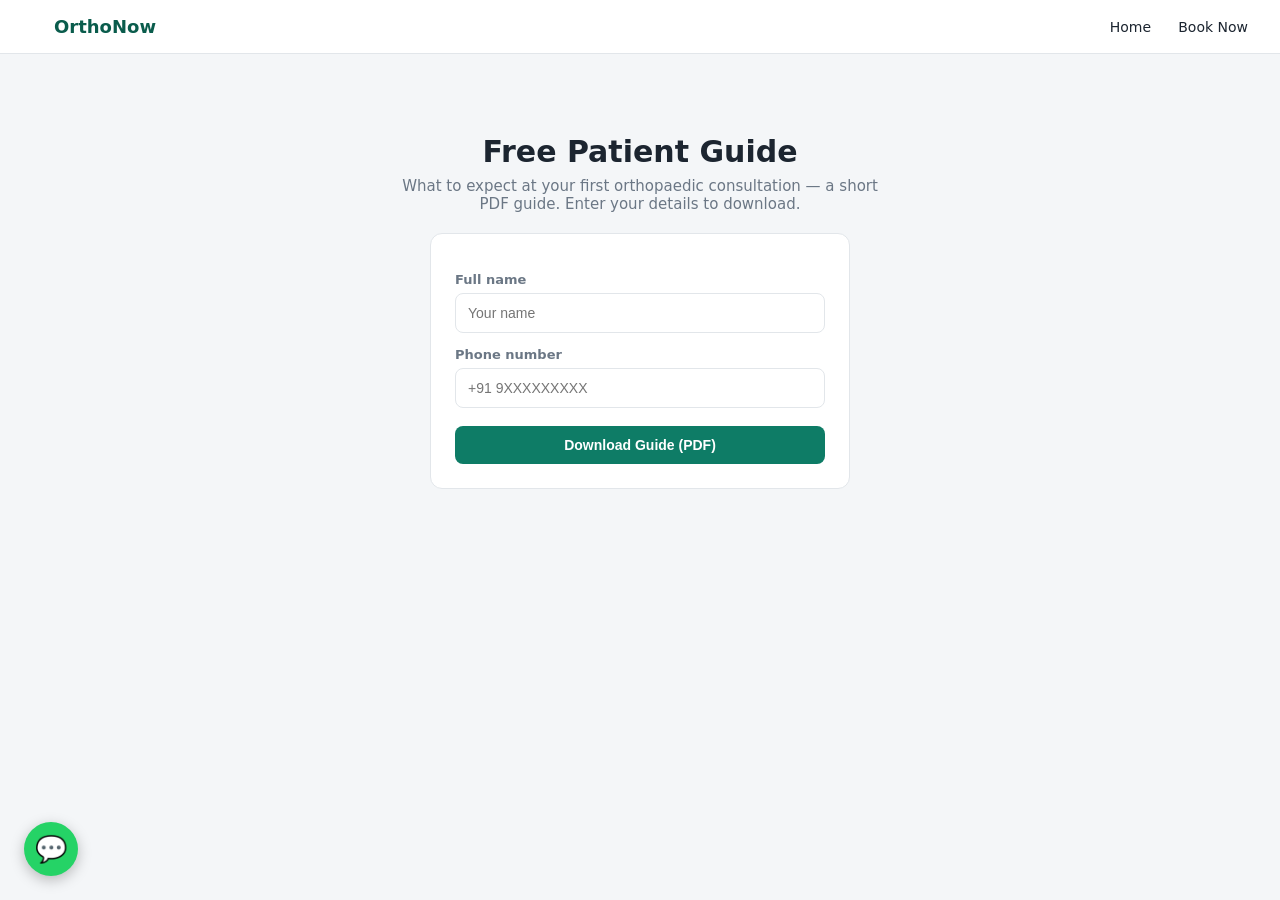
<file: Task1/booking form demo/guide.html>
<!DOCTYPE html>
<html lang="en">
<head>
<meta charset="UTF-8">
<title>Patient Guide — OrthoNow</title>
<link rel="stylesheet" href="styles.css">
</head>
<body data-page-type="patient_guide">

<nav class="nav">
  <a class="brand" href="index.html">OrthoNow</a>
  <div>
    <a href="index.html">Home</a>
    <a href="booking.html">Book Now</a>
  </div>
</nav>

<div class="container">
  <div class="hero" style="padding:20px">
    <h1>Free Patient Guide</h1>
    <p>What to expect at your first orthopaedic consultation — a short PDF guide. Enter your details to download.</p>
  </div>

  <div class="card" id="gate-form-card" style="max-width:420px; margin:0 auto">
    <label>Full name</label>
    <input id="g-name" type="text" placeholder="Your name">
    <div class="err" id="g-err-name">Please enter your name.</div>

    <label>Phone number</label>
    <input id="g-phone" type="tel" placeholder="+91 9XXXXXXXXX">
    <div class="err" id="g-err-phone">Please enter a valid phone number.</div>

    <button class="btn btn-primary" style="margin-top:18px; width:100%" onclick="submitGate()">Download Guide (PDF)</button>
  </div>

  <!-- Shown after successful submission -->
  <div class="card" id="gate-success-card" style="max-width:420px; margin:0 auto; display:none; text-align:center">
    <h3>Thanks — your download is starting</h3>
    <p style="color:var(--muted); font-size:14px">(Demo: no real PDF is attached — in production this link would point to the actual file.)</p>
    <a href="#" class="btn btn-outline" onclick="return false;">patient-guide.pdf</a>
  </div>
</div>

<script>
  /* ============================================================
     GATED DOWNLOAD — KEY DECISION
     The brief lists this as a single interaction ("Download Patient
     Guide"), but it's actually a FORM SUBMIT event, not a file-click
     event. GTM's built-in "File Download" auto-event trigger fires
     on any click of a link pointing to a PDF — but that would also
     fire for someone who right-clicks "copy link" and pastes it
     elsewhere, or for repeat clicks by the same gated user, neither
     of which represents a new lead. The meaningful, once-per-lead
     signal is the form validating successfully, so that's what's
     pushed to dataLayer — not a click on the (demo, fake) PDF link
     below it.
     ============================================================ */
  function showErr(id, show) { document.getElementById(id).style.display = show ? 'block' : 'none'; }
  function validatePhone(v) { return /^[+]?[\d\s-]{8,15}$/.test(v.trim()); }

  function submitGate() {
    const name = document.getElementById('g-name').value;
    const phone = document.getElementById('g-phone').value;

    let valid = true;
    if (!name.trim()) { showErr('g-err-name', true); valid = false; } else showErr('g-err-name', false);
    if (!validatePhone(phone)) { showErr('g-err-phone', true); valid = false; } else showErr('g-err-phone', false);
    if (!valid) return; // no push on failed validation

    pushEvent({
      event: 'download_patient_guide_form_submit',
      lead_source: 'patient_guide',
      name_provided: !!name.trim(),   // booleans only — no PII in dataLayer
      phone_provided: validatePhone(phone)
    });

    document.getElementById('gate-form-card').style.display = 'none';
    document.getElementById('gate-success-card').style.display = 'block';
  }
</script>
<script src="tracking.js"></script>
</body>
</html>
</file>
<file: Task1/booking form demo/styles.css>
:root{
  --bg:#f4f6f8; --panel:#ffffff; --accent:#0e7c66; --accent-dark:#0a5c4c;
  --text:#1c2530; --muted:#6b7785; --border:#e2e6ea; --danger:#d64545;
}
*{box-sizing:border-box}
body{
  margin:0; font-family:'Segoe UI',system-ui,-apple-system,sans-serif;
  background:var(--bg); color:var(--text);
}
.nav{
  display:flex; align-items:center; justify-content:space-between;
  padding:16px 32px; background:var(--panel); border-bottom:1px solid var(--border);
}
.nav .brand{font-weight:700; font-size:18px; color:var(--accent-dark); text-decoration:none}
.nav a{color:var(--text); text-decoration:none; margin-left:22px; font-size:14px}
.nav a:hover{color:var(--accent)}

.container{max-width:760px; margin:0 auto; padding:40px 24px}
.hero{text-align:center; padding:50px 20px}
.hero h1{font-size:30px; margin-bottom:8px}
.hero p{color:var(--muted); font-size:15px; max-width:480px; margin:0 auto}

.btn{
  display:inline-block; padding:11px 22px; border-radius:8px; border:none;
  font-size:14px; cursor:pointer; font-weight:600; text-decoration:none;
}
.btn-primary{background:var(--accent); color:#fff}
.btn-primary:hover{background:var(--accent-dark)}
.btn-outline{background:transparent; color:var(--accent-dark); border:1px solid var(--accent)}

.card{
  background:var(--panel); border:1px solid var(--border); border-radius:12px;
  padding:24px; margin-bottom:18px;
}
.grid{display:grid; grid-template-columns:1fr 1fr; gap:16px}
@media (max-width:600px){ .grid{grid-template-columns:1fr} }

label{display:block; font-size:13px; color:var(--muted); margin:14px 0 6px; font-weight:600}
input, select{
  width:100%; padding:11px 12px; border-radius:8px; border:1px solid var(--border);
  background:#fff; color:var(--text); font-size:14px;
}
.err{color:var(--danger); font-size:12px; margin-top:4px; display:none}

article.blog-body{font-size:15px; line-height:1.8; color:#33414f}
article.blog-body h2{margin-top:32px; font-size:19px}
</file>
